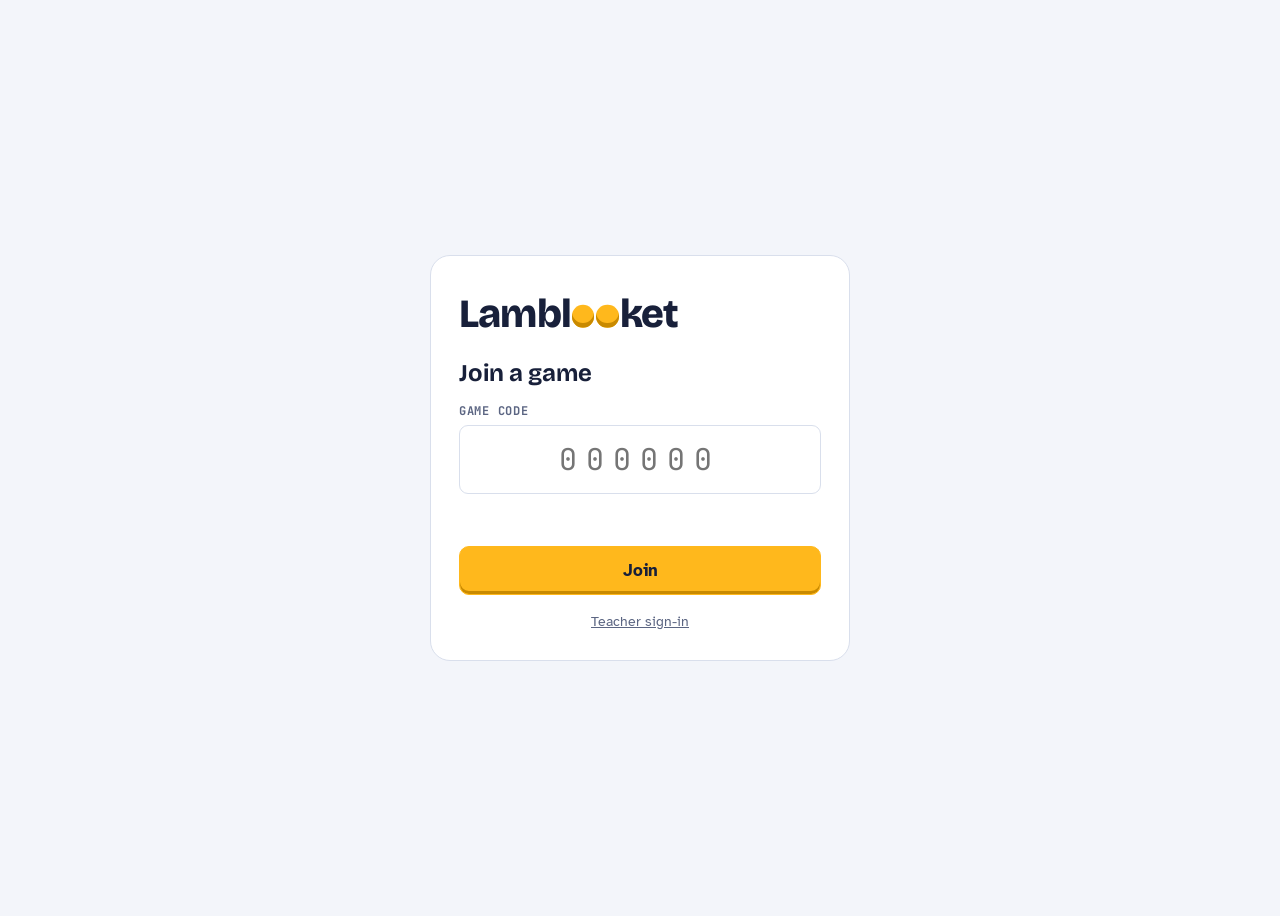
<file: index.html>
<!doctype html>
<html lang="en-GB">
<head>
<meta charset="utf-8">
<meta name="viewport" content="width=device-width, initial-scale=1, viewport-fit=cover">
<title>Lamblooket</title>
<link rel="preconnect" href="https://fonts.googleapis.com">
<link rel="preconnect" href="https://fonts.gstatic.com" crossorigin>
<link rel="stylesheet" href="https://fonts.googleapis.com/css2?family=Bricolage+Grotesque:opsz,wght@12..96,500;12..96,700;12..96,800&family=Atkinson+Hyperlegible:wght@400;700&family=JetBrains+Mono:wght@500;700&display=swap">
<link rel="stylesheet" href="assets/style.css">
</head>
<body>
<div class="gate">
  <form class="gate-card" id="join">
    <div class="mark" aria-label="Lamblooket">Lamb<span>l</span><span class="oo" aria-hidden="true"><i></i><i></i></span><span>ket</span></div>
    <h1 style="font-size:24px">Join a game</h1>
    <div class="field"><label for="code">Game code</label><input class="in code-in" id="code" inputmode="numeric" autocomplete="off" maxlength="6" placeholder="000000"></div>
    <p class="err" id="join-msg"></p>
    <button class="btn primary">Join</button>
    <p class="foot"><a href="teacher.html">Teacher sign-in</a></p>
  </form>
</div>
<script>
document.getElementById('join').addEventListener('submit', function (e) {
  e.preventDefault();
  document.getElementById('join-msg').textContent = 'Live games are coming soon. Your teacher will tell you when to use this.';
});
</script>
</body>
</html>
</file>
<file: assets/style.css>
/* Layout: teacher library (folder rail + set grid) → set editor (stacked question cards with live maths preview) → pupil-view play screen (HUD bar + one big question card) */
:root{
  --paper:#f3f5fa; --surface:#ffffff; --sunk:#e9edf6; --line:#d9dfec;
  --ink:#18203a; --muted:#5b6582;
  --accent:#ffb81c; --accent-deep:#c98a00; --on-accent:#18203a;
  --good:#16936b; --good-soft:#d8f3e8; --bad:#d5482a; --bad-soft:#fbe1da;
  --a1:#e2552f; --a2:#2c74e0; --a3:#14986f; --a4:#8a55d4;
  --display:"Bricolage Grotesque", "Segoe UI", system-ui, sans-serif;
  --body:"Atkinson Hyperlegible", "Segoe UI", system-ui, sans-serif;
  --mono:"JetBrains Mono", Consolas, "Courier New", monospace;
  --r:14px;
}
@media (prefers-color-scheme: dark){:root:not([data-theme="light"]){
  --paper:#10141e; --surface:#191f2d; --sunk:#141a26; --line:#2a3246;
  --ink:#e9ecf5; --muted:#9aa3bb; --accent:#ffbf33; --accent-deep:#ffd77a; --on-accent:#18203a;
  --good:#3fcf9a; --good-soft:#163a2f; --bad:#ff7a5c; --bad-soft:#41221c;
  --a1:#ec6a45; --a2:#4a8cf0; --a3:#2bb487; --a4:#a173e6; color-scheme:dark}}
:root[data-theme="dark"]{
  --paper:#10141e; --surface:#191f2d; --sunk:#141a26; --line:#2a3246;
  --ink:#e9ecf5; --muted:#9aa3bb; --accent:#ffbf33; --accent-deep:#ffd77a; --on-accent:#18203a;
  --good:#3fcf9a; --good-soft:#163a2f; --bad:#ff7a5c; --bad-soft:#41221c;
  --a1:#ec6a45; --a2:#4a8cf0; --a3:#2bb487; --a4:#a173e6; color-scheme:dark}
*{box-sizing:border-box}
html,body{min-height:100%}
body{background:var(--paper);color:var(--ink);font-family:var(--body);font-size:16px;line-height:1.5;padding:0 16px}
.wrap{max-width:1120px;margin:0 auto;padding-block:20px 60px}
h1,h2,h3{font-family:var(--display);line-height:1.1;text-wrap:balance;margin:0}
button,input,select,textarea{font:inherit;color:inherit}
:focus-visible{outline:3px solid var(--accent);outline-offset:2px}
.sr{position:absolute;width:1px;height:1px;overflow:hidden;clip:rect(0 0 0 0)}

/* top bar */
.top{display:flex;align-items:center;gap:14px;flex-wrap:wrap;padding-bottom:18px;border-bottom:1px solid var(--line);margin-bottom:24px}
.mark{font-family:var(--display);font-weight:800;font-size:30px;letter-spacing:-.02em;display:flex;align-items:baseline;gap:0}
.mark .oo{display:inline-flex;gap:2px;margin:0 1px}
.mark .oo i{width:.56em;height:.56em;border-radius:50%;background:var(--accent);display:inline-block;transform:translateY(.02em);box-shadow:inset 0 -.12em 0 var(--accent-deep)}
.chip{font-family:var(--mono);font-size:12px;font-weight:700;letter-spacing:.06em;text-transform:uppercase;padding:4px 9px;border-radius:999px;background:var(--sunk);color:var(--muted);border:1px solid var(--line)}
.top .note{margin-left:auto;font-size:13px;color:var(--muted);max-width:42ch}
.saved{font-family:var(--mono);font-size:12px;color:var(--good);opacity:0;transition:opacity .3s}
.saved.on{opacity:1}

/* buttons */
.btn{border:1px solid var(--line);background:var(--surface);border-radius:10px;padding:8px 14px;cursor:pointer;font-weight:700;display:inline-flex;align-items:center;gap:6px;white-space:nowrap}
.btn:hover{border-color:var(--muted)}
.btn.primary{background:var(--accent);border-color:var(--accent);color:var(--on-accent);box-shadow:inset 0 -3px 0 var(--accent-deep)}
.btn.primary:hover{filter:brightness(1.05)}
.btn.ghost{background:transparent;border-color:transparent;color:var(--muted)}
.btn.ghost:hover{color:var(--ink);background:var(--sunk)}
.btn.danger{color:var(--bad)}
.btn.small{padding:5px 10px;font-size:14px;border-radius:8px}
.btn:disabled{opacity:.45;cursor:not-allowed}

/* library */
.lib{display:grid;grid-template-columns:230px minmax(0,1fr);gap:28px;align-items:start}
@media (max-width:760px){.lib{grid-template-columns:minmax(0,1fr)}}
.rail{display:flex;flex-direction:column;gap:4px;position:sticky;top:calc(env(safe-area-inset-top,0px) + 12px)}
.rail h3{font-size:12px;font-family:var(--mono);letter-spacing:.08em;text-transform:uppercase;color:var(--muted);margin:14px 0 6px 10px;font-weight:700}
.rail h3:first-child{margin-top:0}
.fold{display:flex;justify-content:space-between;align-items:center;gap:8px;text-align:left;border:0;background:transparent;padding:8px 10px;border-radius:9px;cursor:pointer;font-weight:700}
.fold:hover{background:var(--sunk)}
.fold.on{background:var(--surface);box-shadow:0 0 0 1px var(--line)}
.fold .n{font-family:var(--mono);font-size:12px;color:var(--muted);font-variant-numeric:tabular-nums}
.fold .ic{width:10px;height:10px;border-radius:3px;background:var(--accent);flex:none;margin-right:8px}
.fold .lbl{display:flex;align-items:center;min-width:0;overflow:hidden;text-overflow:ellipsis}
.inline-form{display:flex;gap:6px;padding:4px}
.inline-form input{flex:1;min-width:0;padding:6px 9px;border:1px solid var(--line);border-radius:8px;background:var(--surface)}
.main-head{display:flex;align-items:end;justify-content:space-between;gap:12px;flex-wrap:wrap;margin-bottom:18px}
.main-head h1{font-size:clamp(26px,4vw,36px);font-weight:800}
.main-head p{margin:4px 0 0;color:var(--muted)}
.head-acts{display:flex;gap:8px;flex-wrap:wrap}
.grid{display:grid;grid-template-columns:repeat(auto-fill,minmax(250px,1fr));gap:16px}
.card{background:var(--surface);border:1px solid var(--line);border-radius:var(--r);padding:18px;display:flex;flex-direction:column;gap:12px;min-width:0}
.card h2{font-size:20px;font-weight:700;overflow-wrap:anywhere}
.meta{font-size:13px;color:var(--muted);display:flex;gap:10px;flex-wrap:wrap;font-family:var(--mono)}
.stripes{display:flex;gap:3px;height:6px}
.stripes span{flex:1;border-radius:3px}
.card .acts{display:flex;gap:6px;flex-wrap:wrap;margin-top:auto}
.confirm{background:var(--bad-soft);border-radius:10px;padding:10px;display:flex;gap:8px;align-items:center;flex-wrap:wrap;font-size:14px}
.empty{border:2px dashed var(--line);border-radius:var(--r);padding:40px 20px;text-align:center;color:var(--muted)}
.empty h2{color:var(--ink);font-size:22px;margin-bottom:6px}

/* editor */
.ed-top{display:grid;grid-template-columns:minmax(0,1fr) auto;gap:14px;align-items:end;margin-bottom:18px}
@media (max-width:700px){.ed-top{grid-template-columns:minmax(0,1fr)}}
.field label{display:block;font-family:var(--mono);font-size:12px;letter-spacing:.06em;text-transform:uppercase;color:var(--muted);margin-bottom:5px;font-weight:700}
.title-in{width:100%;font-family:var(--display);font-size:clamp(24px,3.5vw,32px);font-weight:800;border:0;border-bottom:2px solid var(--line);background:transparent;padding:4px 0}
.title-in:focus{outline:none;border-color:var(--accent)}
.ed-row{display:flex;gap:12px;flex-wrap:wrap;align-items:end}
select,.in{padding:8px 10px;border:1px solid var(--line);border-radius:9px;background:var(--surface)}
.toolbar{display:flex;gap:8px;flex-wrap:wrap;align-items:center;margin-bottom:16px}
.toolbar .sp{flex:1}
.hint{font-size:14px;color:var(--muted)}
.hint code,.mono{font-family:var(--mono);font-size:.9em;background:var(--sunk);padding:1px 5px;border-radius:5px}
.import{background:var(--surface);border:1px solid var(--line);border-radius:var(--r);padding:18px;margin-bottom:20px;display:flex;flex-direction:column;gap:12px}
.tabs{display:flex;gap:4px;background:var(--sunk);padding:4px;border-radius:10px;width:max-content;max-width:100%}
.tabs button{border:0;background:transparent;padding:6px 12px;border-radius:7px;cursor:pointer;font-weight:700;color:var(--muted)}
.tabs button.on{background:var(--surface);color:var(--ink);box-shadow:0 1px 2px rgba(0,0,0,.08)}
.import textarea{width:100%;min-height:140px;font-family:var(--mono);font-size:13px;padding:10px;border:1px solid var(--line);border-radius:10px;background:var(--paper);resize:vertical;tab-size:16}
.fmt{overflow-x:auto}
.fmt table{border-collapse:collapse;font-size:13px;font-family:var(--mono)}
.fmt td,.fmt th{border:1px solid var(--line);padding:4px 8px;white-space:nowrap}
.fmt th{background:var(--sunk);font-weight:700;text-align:left}
.result{border-radius:10px;padding:12px;background:var(--sunk);display:flex;flex-direction:column;gap:8px;font-size:14px}
.result ul{margin:0;padding-left:20px;color:var(--muted)}
.qs{display:flex;flex-direction:column;gap:14px}
.q{background:var(--surface);border:1px solid var(--line);border-radius:var(--r);display:grid;grid-template-columns:minmax(0,1.15fr) minmax(0,1fr);overflow:hidden}
@media (max-width:820px){.q{grid-template-columns:minmax(0,1fr)}}
.q.warn{border-color:var(--bad)}
.q-edit{padding:16px;display:flex;flex-direction:column;gap:10px;min-width:0}
.q-head{display:flex;align-items:center;gap:8px}
.q-num{font-family:var(--mono);font-weight:700;font-size:13px;background:var(--ink);color:var(--paper);padding:2px 8px;border-radius:6px}
.q-head .sp{flex:1}
.q-warn{font-size:13px;color:var(--bad);font-weight:700}
.q textarea{width:100%;padding:9px 10px;border:1px solid var(--line);border-radius:9px;background:var(--paper);resize:vertical;min-height:52px}
.ans-row{display:grid;grid-template-columns:auto minmax(0,1fr) auto;gap:8px;align-items:center}
.ans-row input[type=text]{width:100%;padding:7px 10px;border:1px solid var(--line);border-radius:9px;background:var(--paper)}
.ans-row.correct input[type=text]{border-color:var(--good);background:var(--good-soft)}
.pick{display:flex;align-items:center;gap:6px;cursor:pointer}
.pick input{accent-color:var(--good);width:17px;height:17px;margin:0}
.tag{font-family:var(--mono);font-weight:700;font-size:13px;width:26px;height:26px;border-radius:7px;display:grid;place-items:center;color:#fff}
.t0{background:var(--a1)}.t1{background:var(--a2)}.t2{background:var(--a3)}.t3{background:var(--a4)}
.q-prev{background:var(--sunk);padding:16px;display:flex;flex-direction:column;gap:10px;border-left:1px solid var(--line);min-width:0}
@media (max-width:820px){.q-prev{border-left:0;border-top:1px solid var(--line)}}
.q-prev .lab{font-family:var(--mono);font-size:11px;letter-spacing:.08em;text-transform:uppercase;color:var(--muted);font-weight:700}
.pv-q{font-size:18px;font-weight:700;overflow-wrap:anywhere}
.pv-ans{display:grid;grid-template-columns:1fr 1fr;gap:6px}
.pv-ans div{border-radius:8px;padding:6px 9px;color:#fff;font-size:14px;font-weight:700;display:flex;justify-content:space-between;gap:6px;overflow-wrap:anywhere;min-width:0}
.pv-ans div.c::after{content:"✓";flex:none}
.add-q{border:2px dashed var(--line);background:transparent;border-radius:var(--r);padding:16px;cursor:pointer;font-weight:700;color:var(--muted)}
.add-q:hover{border-color:var(--accent);color:var(--ink)}
mjx-container{margin:0 !important}
mjx-container[display="true"]{display:inline-block !important}

/* play */
.play{max-width:900px;margin:0 auto}
.hud{display:grid;grid-template-columns:repeat(4,minmax(0,1fr)) auto;gap:10px;align-items:stretch;margin-bottom:18px}
@media (max-width:640px){.hud{grid-template-columns:repeat(2,minmax(0,1fr))}}
.stat{background:var(--surface);border:1px solid var(--line);border-radius:12px;padding:8px 12px;min-width:0}
.stat .k{font-family:var(--mono);font-size:11px;letter-spacing:.08em;text-transform:uppercase;color:var(--muted);font-weight:700}
.stat .v{font-family:var(--display);font-weight:800;font-size:24px;font-variant-numeric:tabular-nums;line-height:1.2}
.stat.mult .v{color:var(--accent-deep)}
.flames{display:inline-flex;gap:2px;margin-left:6px;vertical-align:middle}
.flames i{width:7px;height:14px;border-radius:4px 4px 2px 2px;background:var(--line)}
.flames i.on{background:var(--accent)}
.stage{background:var(--surface);border:1px solid var(--line);border-radius:20px;padding:clamp(20px,4vw,40px);display:flex;flex-direction:column;gap:22px;min-height:380px}
.stage.center{align-items:center;justify-content:center;text-align:center}
.qlabel{font-family:var(--mono);font-size:13px;letter-spacing:.08em;text-transform:uppercase;color:var(--muted);font-weight:700}
.qtext{font-family:var(--display);font-weight:700;font-size:clamp(24px,4vw,36px);line-height:1.25;overflow-wrap:anywhere}
.answers{display:grid;grid-template-columns:1fr 1fr;gap:12px}
@media (max-width:540px){.answers{grid-template-columns:1fr}}
.ans{border:0;border-radius:14px;padding:18px 16px;min-height:86px;color:#fff;font-size:clamp(18px,2.6vw,24px);font-weight:700;cursor:pointer;display:flex;align-items:center;gap:14px;text-align:left;box-shadow:inset 0 -5px 0 rgba(0,0,0,.18);transition:transform .08s, opacity .2s, filter .2s;overflow-wrap:anywhere;min-width:0}
.ans:hover{transform:translateY(-2px)}
.ans:active{transform:translateY(1px)}
.ans .key{font-family:var(--mono);font-size:13px;background:rgba(255,255,255,.22);border-radius:7px;width:28px;height:28px;display:grid;place-items:center;flex:none}
.ans.a0{background:var(--a1)}.ans.a1{background:var(--a2)}.ans.a2{background:var(--a3)}.ans.a3{background:var(--a4)}
.ans[disabled]{cursor:default;transform:none}
.ans.dim{opacity:.28;filter:saturate(.3)}
.ans.right{outline:4px solid var(--good);outline-offset:3px}
.ans.wrong{outline:4px dashed var(--bad);outline-offset:3px}
.verdict{border-radius:14px;padding:14px 18px;display:flex;align-items:center;justify-content:space-between;gap:16px;flex-wrap:wrap}
.verdict.good{background:var(--good-soft)}
.verdict.bad{background:var(--bad-soft)}
.verdict h3{font-size:24px;font-weight:800}
.verdict.good h3{color:var(--good)}
.verdict.bad h3{color:var(--bad)}
.verdict p{margin:2px 0 0;color:var(--muted);font-weight:700}
.go{position:relative;overflow:hidden;font-size:18px;padding:12px 22px}
.go .bar{position:absolute;left:0;bottom:0;height:4px;background:var(--on-accent);opacity:.35;width:100%}
.go.locking .bar{animation:drain 2s linear forwards}
@keyframes drain{from{width:100%}to{width:0}}
.big-go{font-size:22px;padding:16px 30px;border-radius:14px}
.hero-n{font-family:var(--display);font-weight:800;font-size:clamp(56px,10vw,96px);line-height:1;font-variant-numeric:tabular-nums}
.tiers{display:grid;grid-template-columns:repeat(4,minmax(0,1fr));gap:8px;width:100%;max-width:560px}
@media (max-width:520px){.tiers{grid-template-columns:repeat(2,minmax(0,1fr))}}
.tier{border:1px solid var(--line);border-radius:10px;padding:10px;background:var(--paper)}
.tier b{font-family:var(--display);font-size:22px;display:block;color:var(--accent-deep)}
.tier span{font-size:13px;color:var(--muted)}
.setup{display:flex;flex-direction:column;gap:18px;align-items:center}
.summary{display:grid;grid-template-columns:repeat(4,minmax(0,1fr));gap:10px;width:100%}
@media (max-width:640px){.summary{grid-template-columns:repeat(2,minmax(0,1fr))}}
.tbl-wrap{overflow-x:auto;width:100%}
.tbl{width:100%;border-collapse:collapse;font-size:15px;text-align:left}
.tbl th{font-family:var(--mono);font-size:11px;letter-spacing:.08em;text-transform:uppercase;color:var(--muted);padding:8px;border-bottom:1px solid var(--line)}
.tbl td{padding:9px 8px;border-bottom:1px solid var(--line);vertical-align:top}
.tbl td.num{font-family:var(--mono);font-variant-numeric:tabular-nums;white-space:nowrap}
.meter{height:8px;border-radius:4px;background:var(--sunk);overflow:hidden;min-width:70px}
.meter i{display:block;height:100%;background:var(--good)}
.pop{animation:pop .35s ease-out}
@keyframes pop{0%{transform:scale(.96);opacity:.4}100%{transform:scale(1);opacity:1}}
@media (prefers-reduced-motion: reduce){*{animation:none !important;transition:none !important}}

/* sign-in, landing, toasts */
.gate{min-height:100vh;display:grid;place-items:center;padding-block:40px}
.gate-card{width:100%;max-width:420px;background:var(--surface);border:1px solid var(--line);border-radius:20px;padding:28px;display:flex;flex-direction:column;gap:16px}
.gate-card .mark{font-size:40px}
.gate-card p{margin:0;color:var(--muted)}
.gate-card .in{width:100%;padding:11px 12px;font-size:17px}
.gate-card .btn{justify-content:center;padding:11px 14px;font-size:17px}
.err{color:var(--bad);font-weight:700;font-size:14px;min-height:1.4em;margin:0}
.code-in{font-family:var(--mono);font-size:30px !important;letter-spacing:.3em;text-align:center;text-transform:uppercase}
.foot{font-size:14px;color:var(--muted);text-align:center}
.foot a{color:inherit}
.loading{padding:60px 0;text-align:center;color:var(--muted)}
.toast{position:fixed;left:50%;bottom:calc(20px + env(safe-area-inset-bottom,0px));transform:translateX(-50%);background:var(--ink);color:var(--paper);padding:10px 16px;border-radius:10px;font-weight:700;z-index:50;max-width:calc(100% - 32px)}
.toast.bad{background:var(--bad);color:#fff}
.saved.bad{color:var(--bad);opacity:1}
.saved.busy{color:var(--muted);opacity:1}
.who{font-size:14px;color:var(--muted);display:flex;gap:8px;align-items:center;margin-left:auto}
.owner{font-family:var(--mono);font-size:12px;color:var(--muted)}
.ro{background:var(--sunk);border-radius:10px;padding:10px 14px;font-size:14px;display:flex;gap:10px;align-items:center;flex-wrap:wrap;margin-bottom:16px}
.search{width:100%;max-width:280px}
</file>
